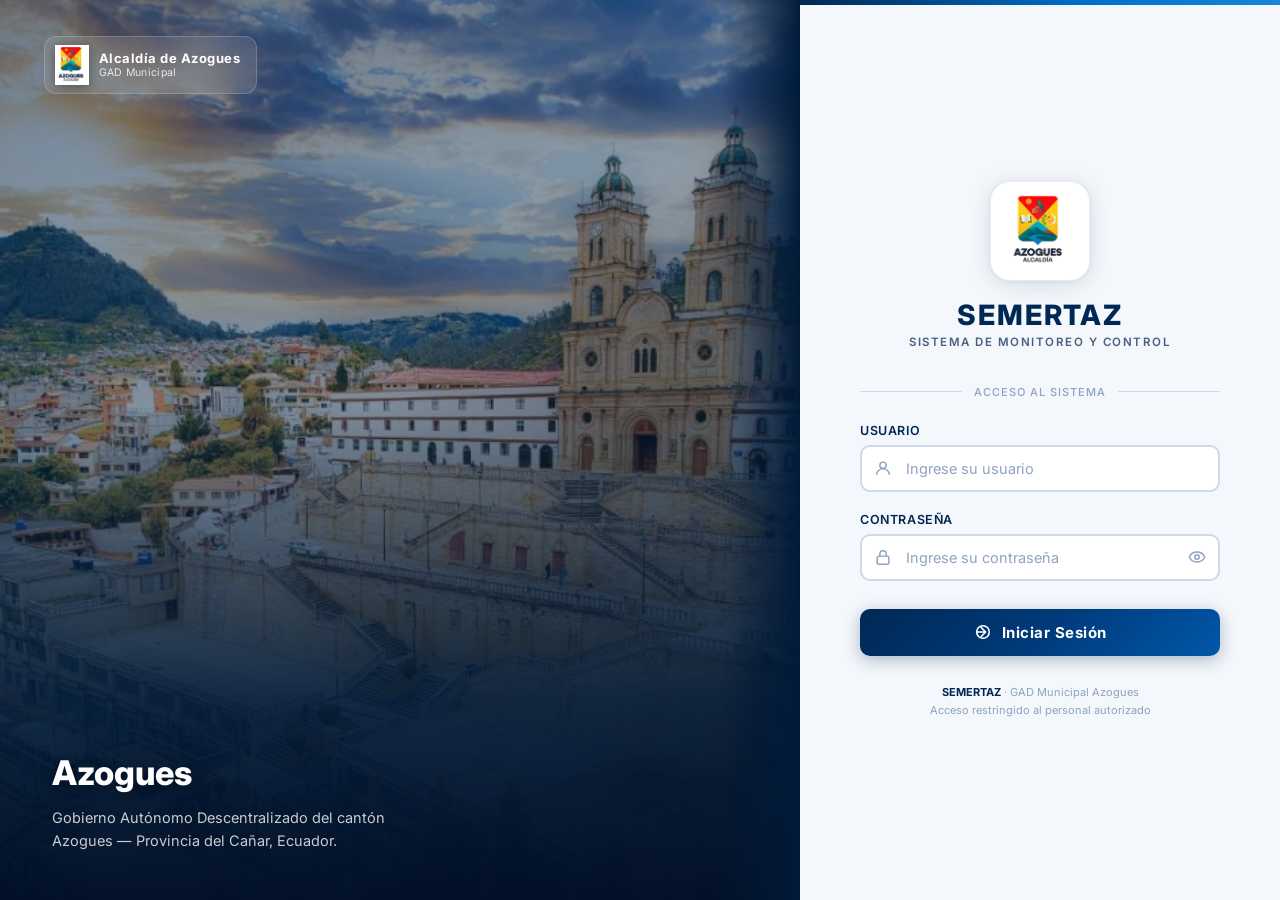
<file: frontend/auth/login.html>
<!DOCTYPE html>
<html lang="es">

<head>
  <meta charset="UTF-8" />
  <meta name="viewport" content="width=device-width, initial-scale=1.0" />
  <meta name="description" content="SEMERTAZ - Sistema de Monitoreo y Control del Tránsito de Azogues. Plataforma institucional del Gobierno Autónomo Descentralizado de Azogues." />
  <title>SEMERTAZ – Inicio de Sesión | GAD Municipal Azogues</title>
  <link rel="preconnect" href="https://fonts.googleapis.com" />
  <link rel="preconnect" href="https://fonts.gstatic.com" crossorigin />
  <link href="https://fonts.googleapis.com/css2?family=Inter:wght@300;400;500;600;700;800&display=swap" rel="stylesheet" />
  <style>
    :root {
      --navy: #002855;
      --navy-dark: #001a38;
      --navy-light: #003a7a;
      --blue: #0057a8;
      --blue-light: #0070cc;
      --blue-accent: #1a85d4;
      --white: #ffffff;
      --off-white: #f4f7fb;
      --gray-100: #e8edf4;
      --gray-200: #d0d9e8;
      --gray-400: #8fa3c0;
      --gray-600: #4a6080;
      --gray-800: #1e2d42;
      --error: #c0392b;
      --error-bg: #fdf0ef;
      --success: #0a7c4e;
    }

    * {
      margin: 0;
      padding: 0;
      box-sizing: border-box;
    }

    html, body {
      height: 100%;
      font-family: 'Inter', system-ui, sans-serif;
      background: var(--navy-dark);
    }

    /* ─── LAYOUT PRINCIPAL ─── */
    .login-wrapper {
      display: flex;
      height: 100vh;
      min-height: 600px;
    }

    /* ─── PANEL IZQUIERDO: CIUDAD ─── */
    .city-panel {
      flex: 1.1;
      position: relative;
      overflow: hidden;
      display: flex;
      flex-direction: column;
      justify-content: flex-end;
    }

    .city-bg {
      position: absolute;
      inset: 0;
      background-image: url('/frontend/assets/azogues_bg.jpg');
      background-size: cover;
      background-position: center;
      transform: scale(1.03);
      transition: transform 8s ease;
    }

    .city-panel:hover .city-bg {
      transform: scale(1.0);
    }

    /* Capas de overlay para efecto profesional */
    .city-overlay-top {
      position: absolute;
      inset: 0;
      background: linear-gradient(
        160deg,
        rgba(0, 26, 56, 0.55) 0%,
        rgba(0, 40, 85, 0.40) 40%,
        rgba(0, 10, 25, 0.75) 100%
      );
    }

    .city-overlay-bottom {
      position: absolute;
      bottom: 0;
      left: 0;
      right: 0;
      height: 55%;
      background: linear-gradient(
        to top,
        rgba(0, 15, 40, 0.95) 0%,
        rgba(0, 26, 56, 0.80) 40%,
        transparent 100%
      );
    }

    /* Decoración: línea diagonal */
    .city-panel::after {
      content: '';
      position: absolute;
      top: 0;
      right: -2px;
      width: 80px;
      height: 100%;
      background: linear-gradient(to right, transparent, var(--navy-dark));
      z-index: 5;
    }

    .city-content {
      position: relative;
      z-index: 10;
      padding: 48px 52px;
    }

    /* Logo GAD en el panel izquierdo */
    .city-logo-area {
      position: absolute;
      top: 36px;
      left: 44px;
      z-index: 10;
      display: flex;
      align-items: center;
      gap: 12px;
    }

    .city-logo-badge {
      background: rgba(255, 255, 255, 0.10);
      backdrop-filter: blur(12px);
      border: 1px solid rgba(255, 255, 255, 0.18);
      border-radius: 12px;
      padding: 8px 16px 8px 10px;
      display: flex;
      align-items: center;
      gap: 10px;
    }

    .city-logo-badge img {
      height: 40px;
      width: auto;
      filter: drop-shadow(0 2px 6px rgba(0,0,0,0.4));
    }

    .city-logo-text {
      color: var(--white);
      line-height: 1.2;
    }

    .city-logo-text .line1 {
      font-size: 13px;
      font-weight: 700;
      letter-spacing: 0.5px;
    }

    .city-logo-text .line2 {
      font-size: 10.5px;
      font-weight: 400;
      opacity: 0.82;
      letter-spacing: 0.3px;
    }

    .city-tagline {
      color: var(--white);
    }

    .city-tagline h2 {
      font-size: 34px;
      font-weight: 800;
      line-height: 1.2;
      margin-bottom: 12px;
      text-shadow: 0 2px 12px rgba(0,0,0,0.4);
    }

    .city-tagline h2 span {
      color: #5bc0f8;
    }

    .city-tagline p {
      font-size: 14.5px;
      font-weight: 400;
      color: rgba(255, 255, 255, 0.78);
      max-width: 340px;
      line-height: 1.6;
    }

    /* Estadísticas decorativas */
    .city-stats {
      display: flex;
      gap: 28px;
      margin-top: 28px;
      flex-wrap: wrap;
    }

    .stat-item {
      text-align: center;
    }

    .stat-number {
      font-size: 24px;
      font-weight: 800;
      color: #5bc0f8;
      line-height: 1;
    }

    .stat-label {
      font-size: 11px;
      color: rgba(255,255,255,0.65);
      font-weight: 500;
      margin-top: 3px;
      text-transform: uppercase;
      letter-spacing: 0.5px;
    }

    /* ─── PANEL DERECHO: FORMULARIO ─── */
    .form-panel {
      width: 480px;
      min-width: 420px;
      background: var(--off-white);
      display: flex;
      flex-direction: column;
      justify-content: center;
      align-items: center;
      padding: 48px 52px;
      position: relative;
      overflow-y: auto;
    }

    /* Borde superior decorativo */
    .form-panel::before {
      content: '';
      position: absolute;
      top: 0;
      left: 0;
      right: 0;
      height: 5px;
      background: linear-gradient(90deg, var(--navy) 0%, var(--blue-light) 60%, var(--blue-accent) 100%);
    }

    .form-inner {
      width: 100%;
      max-width: 360px;
      animation: fadeSlideIn 0.55s cubic-bezier(0.22, 1, 0.36, 1) both;
    }

    @keyframes fadeSlideIn {
      from {
        opacity: 0;
        transform: translateY(22px);
      }
      to {
        opacity: 1;
        transform: translateY(0);
      }
    }

    /* ─── HEADER DEL FORMULARIO ─── */
    .form-header {
      text-align: center;
      margin-bottom: 36px;
    }

    .alcaldia-logo-wrap {
      margin: 0 auto 20px;
      width: 100px;
      height: 100px;
      border-radius: 20px;
      background: var(--white);
      box-shadow: 0 4px 24px rgba(0, 40, 85, 0.12), 0 1px 4px rgba(0,0,0,0.06);
      display: flex;
      align-items: center;
      justify-content: center;
      padding: 10px;
      border: 1.5px solid var(--gray-100);
      transition: box-shadow 0.3s ease;
    }

    .alcaldia-logo-wrap:hover {
      box-shadow: 0 8px 32px rgba(0, 40, 85, 0.18);
    }

    .alcaldia-logo-wrap img {
      width: 100%;
      height: 100%;
      object-fit: contain;
    }

    .system-name {
      font-size: 28px;
      font-weight: 800;
      color: var(--navy);
      letter-spacing: 2px;
      line-height: 1;
      margin-bottom: 6px;
    }

    .system-subtitle {
      font-size: 11.5px;
      font-weight: 600;
      color: var(--gray-600);
      text-transform: uppercase;
      letter-spacing: 1.5px;
    }

    .form-divider {
      display: flex;
      align-items: center;
      gap: 12px;
      margin: 24px 0;
    }

    .form-divider::before,
    .form-divider::after {
      content: '';
      flex: 1;
      height: 1px;
      background: var(--gray-200);
    }

    .form-divider span {
      font-size: 11px;
      color: var(--gray-400);
      font-weight: 500;
      white-space: nowrap;
      text-transform: uppercase;
      letter-spacing: 1px;
    }

    /* ─── FORMULARIO ─── */
    .form-group {
      margin-bottom: 20px;
    }

    .form-group label {
      display: block;
      font-size: 12.5px;
      font-weight: 600;
      color: var(--navy);
      margin-bottom: 7px;
      text-transform: uppercase;
      letter-spacing: 0.6px;
    }

    .input-wrapper {
      position: relative;
    }

    .input-icon {
      position: absolute;
      left: 14px;
      top: 50%;
      transform: translateY(-50%);
      color: var(--gray-400);
      width: 18px;
      height: 18px;
      transition: color 0.25s ease;
      pointer-events: none;
    }

    .form-group input {
      width: 100%;
      padding: 13px 14px 13px 44px;
      border: 2px solid var(--gray-200);
      border-radius: 10px;
      font-size: 14.5px;
      font-family: inherit;
      font-weight: 500;
      background: var(--white);
      color: var(--gray-800);
      transition: all 0.25s ease;
      outline: none;
    }

    .form-group input::placeholder {
      color: var(--gray-400);
      font-weight: 400;
    }

    .form-group input:hover {
      border-color: var(--gray-400);
    }

    .form-group input:focus {
      border-color: var(--blue);
      box-shadow: 0 0 0 4px rgba(0, 87, 168, 0.10);
      background: var(--white);
    }

    .form-group input:focus + .input-icon,
    .input-wrapper:focus-within .input-icon {
      color: var(--blue);
    }

    /* Icono de mostrar/ocultar contraseña */
    .toggle-password {
      position: absolute;
      right: 14px;
      top: 50%;
      transform: translateY(-50%);
      background: none;
      border: none;
      cursor: pointer;
      color: var(--gray-400);
      padding: 0;
      line-height: 0;
      transition: color 0.2s ease;
    }

    .toggle-password:hover {
      color: var(--blue);
    }

    /* ─── MENSAJE DE ERROR ─── */
    .error-message {
      background: var(--error-bg);
      color: var(--error);
      border: 1.5px solid #e8b4b0;
      border-left: 4px solid var(--error);
      padding: 11px 14px;
      border-radius: 8px;
      font-size: 13px;
      font-weight: 500;
      margin-bottom: 18px;
      display: none;
      align-items: center;
      gap: 8px;
      animation: shakeIn 0.4s ease;
    }

    @keyframes shakeIn {
      0%, 100% { transform: translateX(0); }
      20% { transform: translateX(-5px); }
      40% { transform: translateX(5px); }
      60% { transform: translateX(-3px); }
      80% { transform: translateX(3px); }
    }

    .error-message.show {
      display: flex;
    }

    /* ─── BOTÓN PRINCIPAL ─── */
    .login-btn {
      width: 100%;
      padding: 14px 20px;
      background: linear-gradient(135deg, var(--navy) 0%, var(--navy-light) 50%, var(--blue) 100%);
      color: var(--white);
      border: none;
      border-radius: 10px;
      font-size: 15px;
      font-weight: 700;
      font-family: inherit;
      letter-spacing: 0.5px;
      cursor: pointer;
      transition: all 0.3s ease;
      position: relative;
      overflow: hidden;
      box-shadow: 0 4px 16px rgba(0, 40, 85, 0.30);
      margin-top: 8px;
    }

    .login-btn::before {
      content: '';
      position: absolute;
      inset: 0;
      background: linear-gradient(135deg, rgba(255,255,255,0.08) 0%, transparent 100%);
      opacity: 0;
      transition: opacity 0.3s ease;
    }

    .login-btn:hover::before {
      opacity: 1;
    }

    .login-btn:hover {
      transform: translateY(-2px);
      box-shadow: 0 8px 24px rgba(0, 40, 85, 0.40);
    }

    .login-btn:active {
      transform: translateY(0);
      box-shadow: 0 2px 8px rgba(0, 40, 85, 0.25);
    }

    .login-btn:disabled {
      background: var(--gray-200);
      color: var(--gray-400);
      cursor: not-allowed;
      transform: none;
      box-shadow: none;
    }

    .btn-content {
      display: flex;
      align-items: center;
      justify-content: center;
      gap: 10px;
    }

    /* ─── LOADING ─── */
    .loading {
      display: none;
      align-items: center;
      justify-content: center;
      gap: 12px;
      padding: 14px 20px;
      background: linear-gradient(135deg, var(--navy) 0%, var(--blue) 100%);
      border-radius: 10px;
      margin-top: 8px;
      box-shadow: 0 4px 16px rgba(0, 40, 85, 0.25);
    }

    .loading.show {
      display: flex;
    }

    .spinner {
      width: 20px;
      height: 20px;
      border: 2.5px solid rgba(255, 255, 255, 0.25);
      border-top-color: var(--white);
      border-radius: 50%;
      animation: spin 0.75s linear infinite;
    }

    @keyframes spin {
      to { transform: rotate(360deg); }
    }

    .loading p {
      font-size: 13.5px;
      color: var(--white);
      font-weight: 600;
    }

    /* ─── CREDENCIALES DE ACCESO ─── */
    .credentials-info {
      background: linear-gradient(135deg, rgba(0,40,85,0.04) 0%, rgba(0,87,168,0.06) 100%);
      border: 1.5px solid var(--gray-200);
      border-left: 3px solid var(--blue);
      border-radius: 10px;
      padding: 14px 16px;
      margin-top: 22px;
    }

    .credentials-info .cred-title {
      font-size: 11px;
      font-weight: 700;
      color: var(--blue);
      text-transform: uppercase;
      letter-spacing: 1px;
      margin-bottom: 9px;
      display: flex;
      align-items: center;
      gap: 6px;
    }

    .credentials-info .cred-row {
      display: flex;
      align-items: center;
      justify-content: space-between;
      padding: 5px 0;
      border-bottom: 1px solid var(--gray-100);
      font-size: 12px;
    }

    .credentials-info .cred-row:last-child {
      border-bottom: none;
      padding-bottom: 0;
    }

    .cred-role {
      font-weight: 600;
      color: var(--gray-800);
      font-size: 11.5px;
    }

    .cred-vals {
      font-family: 'Courier New', monospace;
      color: var(--navy);
      font-size: 11px;
      background: rgba(0,40,85,0.07);
      padding: 2px 7px;
      border-radius: 5px;
      font-weight: 600;
    }

    /* ─── PIE DEL FORMULARIO ─── */
    .form-footer {
      text-align: center;
      margin-top: 28px;
    }

    .form-footer p {
      font-size: 11px;
      color: var(--gray-400);
      line-height: 1.6;
    }

    .form-footer strong {
      color: var(--navy);
    }

    /* ─── RESPONSIVE ─── */
    @media (max-width: 860px) {
      .city-panel {
        display: none;
      }

      .form-panel {
        width: 100%;
        min-width: unset;
        padding: 40px 28px;
      }

      .form-inner {
        max-width: 400px;
      }

      /* Mostrar fondo cuando no hay panel */
      body {
        background: linear-gradient(160deg, var(--navy-dark) 0%, var(--navy) 100%),
                    url('/frontend/assets/azogues_bg.jpg') no-repeat center/cover;
        background-blend-mode: multiply;
      }

      .form-panel {
        background: rgba(244, 247, 251, 0.97);
        min-height: 100vh;
      }
    }

    @media (max-width: 500px) {
      .form-panel {
        padding: 32px 20px;
      }

      .system-name {
        font-size: 24px;
      }
    }
  </style>
</head>

<body>
  <div class="login-wrapper">

    <!-- ── PANEL IZQUIERDO: CIUDAD DE AZOGUES ── -->
    <div class="city-panel" aria-hidden="true">
      <div class="city-bg"></div>
      <div class="city-overlay-top"></div>
      <div class="city-overlay-bottom"></div>

      <!-- Logo GAD arriba -->
      <div class="city-logo-area">
        <div class="city-logo-badge">
          <img src="/frontend/assets/azogues_logo.png" alt="Alcaldía de Azogues" />
          <div class="city-logo-text">
            <div class="line1">Alcaldía de Azogues</div>
            <div class="line2">GAD Municipal</div>
          </div>
        </div>
      </div>

      <!-- Texto ciudad abajo -->
      <div class="city-content">
        <div class="city-tagline">
          <h2>Azogues<br /><span></span></h2>
          <p>Gobierno Autónomo Descentralizado del cantón Azogues — Provincia del Cañar, Ecuador.</p>
        </div>

        
      </div>
    </div>

    <!-- ── PANEL DERECHO: FORMULARIO ── -->
    <div class="form-panel">
      <div class="form-inner">

        <!-- Header con logo y nombre -->
        <div class="form-header">
          <div class="alcaldia-logo-wrap">
            <img
              src="/frontend/assets/azogues_logo.png"
              alt="Escudo de Azogues — Alcaldía"
              id="logoAlcaldia"
              onerror="this.style.display='none'; document.getElementById('logoFallback').style.display='flex';"
            />
            <!-- Fallback si no carga el logo -->
            <div id="logoFallback" style="display:none; align-items:center; justify-content:center; width:100%; height:100%;">
              <svg width="50" height="50" viewBox="0 0 50 50" fill="none" xmlns="http://www.w3.org/2000/svg">
                <rect width="50" height="50" rx="12" fill="#002855"/>
                <text x="25" y="33" text-anchor="middle" font-family="Inter,sans-serif" font-size="18" font-weight="800" fill="white">S</text>
              </svg>
            </div>
          </div>

          <h1 class="system-name">SEMERTAZ</h1>
          <p class="system-subtitle">Sistema de Monitoreo y Control</p>
        </div>

        <!-- Divider -->
        <div class="form-divider">
          <span>Acceso al sistema</span>
        </div>

        <!-- Mensaje de error -->
        <div class="error-message" id="errorMessage" role="alert">
          <svg width="16" height="16" viewBox="0 0 16 16" fill="none" xmlns="http://www.w3.org/2000/svg">
            <circle cx="8" cy="8" r="7.5" stroke="currentColor" stroke-width="1.5"/>
            <path d="M8 5V8.5" stroke="currentColor" stroke-width="1.5" stroke-linecap="round"/>
            <circle cx="8" cy="11" r="0.75" fill="currentColor"/>
          </svg>
          <span id="errorText"></span>
        </div>

        <!-- Formulario -->
        <form id="loginForm" novalidate>

          <!-- Usuario -->
          <div class="form-group">
            <label for="username">Usuario</label>
            <div class="input-wrapper">
              <input
                type="text"
                id="username"
                name="username"
                autocomplete="username"
                required
                placeholder="Ingrese su usuario"
                aria-label="Nombre de usuario"
              />
              <svg class="input-icon" viewBox="0 0 20 20" fill="none" xmlns="http://www.w3.org/2000/svg">
                <circle cx="10" cy="7" r="3.5" stroke="currentColor" stroke-width="1.6"/>
                <path d="M3 17c0-3.314 3.134-6 7-6s7 2.686 7 6" stroke="currentColor" stroke-width="1.6" stroke-linecap="round"/>
              </svg>
            </div>
          </div>

          <!-- Contraseña -->
          <div class="form-group">
            <label for="password">Contraseña</label>
            <div class="input-wrapper">
              <input
                type="password"
                id="password"
                name="password"
                autocomplete="current-password"
                required
                placeholder="Ingrese su contraseña"
                aria-label="Contraseña"
              />
              <svg class="input-icon" viewBox="0 0 20 20" fill="none" xmlns="http://www.w3.org/2000/svg">
                <rect x="3.5" y="9" width="13" height="9" rx="2" stroke="currentColor" stroke-width="1.6"/>
                <path d="M6.5 9V6.5a3.5 3.5 0 017 0V9" stroke="currentColor" stroke-width="1.6" stroke-linecap="round"/>
              </svg>
              <button type="button" class="toggle-password" id="togglePassword" aria-label="Mostrar u ocultar contraseña" title="Mostrar contraseña">
                <!-- Ojo abierto (visible por defecto) -->
                <svg id="eyeOpen" width="18" height="18" viewBox="0 0 20 20" fill="none" xmlns="http://www.w3.org/2000/svg">
                  <path d="M1.458 10C2.732 6.943 6.092 4.5 10 4.5s7.268 2.443 8.542 5.5C17.268 13.057 13.908 15.5 10 15.5S2.732 13.057 1.458 10z" stroke="currentColor" stroke-width="1.6"/>
                  <circle cx="10" cy="10" r="2.5" stroke="currentColor" stroke-width="1.6"/>
                </svg>
                <!-- Ojo cerrado (oculto por defecto) -->
                <svg id="eyeClosed" width="18" height="18" viewBox="0 0 20 20" fill="none" xmlns="http://www.w3.org/2000/svg" style="display:none;">
                  <path d="M2 2l16 16M7.167 7.167A3.5 3.5 0 0013 12.5M4.167 4.167C2.8 5.222 1.776 6.527 1.458 8 2.732 11.057 6.092 13.5 10 13.5c1.2 0 2.34-.244 3.37-.678M7.5 3.696A9.57 9.57 0 0110 3.5c3.908 0 7.268 2.443 8.542 5.5a9.93 9.93 0 01-2.21 3.29" stroke="currentColor" stroke-width="1.6" stroke-linecap="round"/>
                </svg>
              </button>
            </div>
          </div>

          <!-- Loading -->
          <div class="loading" id="loading">
            <div class="spinner"></div>
            <p>Verificando credenciales...</p>
          </div>

          <!-- Botón de ingreso -->
          <button type="submit" class="login-btn" id="loginBtn">
            <span class="btn-content">
              <svg width="18" height="18" viewBox="0 0 20 20" fill="none" xmlns="http://www.w3.org/2000/svg">
                <path d="M13 10l-5 5m5-5l-5-5m5 5H3" stroke="white" stroke-width="1.8" stroke-linecap="round" stroke-linejoin="round"/>
                <path d="M17 10a7 7 0 11-14 0 7 7 0 0114 0z" stroke="white" stroke-width="1.8"/>
              </svg>
              Iniciar Sesión
            </span>
          </button>
        </form>

        

        <!-- Pie de página -->
        <div class="form-footer">
          <p>
            <strong>SEMERTAZ</strong> · GAD Municipal Azogues<br />
            Acceso restringido al personal autorizado
          </p>
        </div>

      </div>
    </div>
  </div>

  <script>
    const API_BASE = window.location.origin;
    const API_URL = `${API_BASE}/api`;

    /* ── Mostrar/ocultar contraseña ── */
    const toggleBtn = document.getElementById('togglePassword');
    const passwordInput = document.getElementById('password');
    const eyeOpen = document.getElementById('eyeOpen');
    const eyeClosed = document.getElementById('eyeClosed');

    toggleBtn.addEventListener('click', () => {
      const isPassword = passwordInput.type === 'password';
      passwordInput.type = isPassword ? 'text' : 'password';
      eyeOpen.style.display = isPassword ? 'none' : 'block';
      eyeClosed.style.display = isPassword ? 'block' : 'none';
      toggleBtn.title = isPassword ? 'Ocultar contraseña' : 'Mostrar contraseña';
    });

    /* ── Manejo del formulario ── */
    const loginForm = document.getElementById('loginForm');
    const errorMessage = document.getElementById('errorMessage');
    const errorText = document.getElementById('errorText');
    const loading = document.getElementById('loading');
    const loginBtn = document.getElementById('loginBtn');

    function showError(message) {
      errorText.textContent = message;
      errorMessage.classList.add('show');
    }

    function hideError() {
      errorMessage.classList.remove('show');
      errorText.textContent = '';
    }

    function setLoading(isLoading) {
      loading.classList.toggle('show', isLoading);
      loginBtn.style.display = isLoading ? 'none' : 'block';
    }

    function getCoordinates() {
      return new Promise((resolve) => {
        if (!navigator.geolocation) {
          return resolve({ latitude: null, longitude: null });
        }

        let finished = false;
        const timer = setTimeout(() => {
          if (!finished) {
            finished = true;
            resolve({ latitude: null, longitude: null });
          }
        }, 5000);

        navigator.geolocation.getCurrentPosition(
          (position) => {
            if (!finished) {
              finished = true;
              clearTimeout(timer);
              resolve({
                latitude: position.coords.latitude,
                longitude: position.coords.longitude
              });
            }
          },
          (_error) => {
            if (!finished) {
              finished = true;
              clearTimeout(timer);
              resolve({ latitude: null, longitude: null });
            }
          },
          { enableHighAccuracy: true, timeout: 5000, maximumAge: 0 }
        );
      });
    }

    loginForm.addEventListener('submit', async (e) => {
      e.preventDefault();

      const username = document.getElementById('username').value.trim();
      const password = document.getElementById('password').value;

      if (!username || !password) {
        showError('Por favor ingrese su usuario y contraseña.');
        return;
      }

      hideError();
      setLoading(true);

      // Obtener coordenadas (con timeout de 5 segundos)
      const coords = await getCoordinates();

      const controller = new AbortController();
      const timeoutId = setTimeout(() => controller.abort(), 10000);

      try {
        const response = await fetch(`${API_URL}/auth/login`, {
          method: 'POST',
          headers: { 'Content-Type': 'application/json' },
          body: JSON.stringify({
            username,
            password,
            latitude: coords.latitude,
            longitude: coords.longitude
          }),
          signal: controller.signal,
        });

        clearTimeout(timeoutId);
        const contentType = response.headers.get('content-type') || '';
        if (!contentType.includes('application/json')) {
          throw new Error('El backend no respondió JSON. Verifica que el servidor esté activo en el puerto 5000.');
        }

        const data = await response.json();

        if (!response.ok) {
          throw new Error(data.message || 'Credenciales incorrectas. Intente de nuevo.');
        }

        // Guardar token y redirigir
        localStorage.setItem('token', data.access_token);
        localStorage.setItem('user', JSON.stringify(data.user));
        window.location.href = '/frontend/index.html';

      } catch (error) {
        clearTimeout(timeoutId);
        if (error.name === 'AbortError') {
          showError('⏱ Tiempo de espera agotado. El servidor no responde. Verifica que el backend esté encendido y que el Firewall de Windows permita el puerto 5000.');
        } else if (error.name === 'TypeError' || error.message.includes('fetch')) {
          showError('🔌 No se puede conectar al servidor. Asegúrate de que el backend esté corriendo y que el Firewall permita el puerto 5000.');
        } else {
          showError(error.message || 'Error desconocido. Contacta al administrador.');
        }
        setLoading(false);
      }
    });

    // Redirigir si ya tiene sesión activa
    if (localStorage.getItem('token')) {
      window.location.href = '/frontend/index.html';
    }
  </script>
</body>

</html>
</file>
